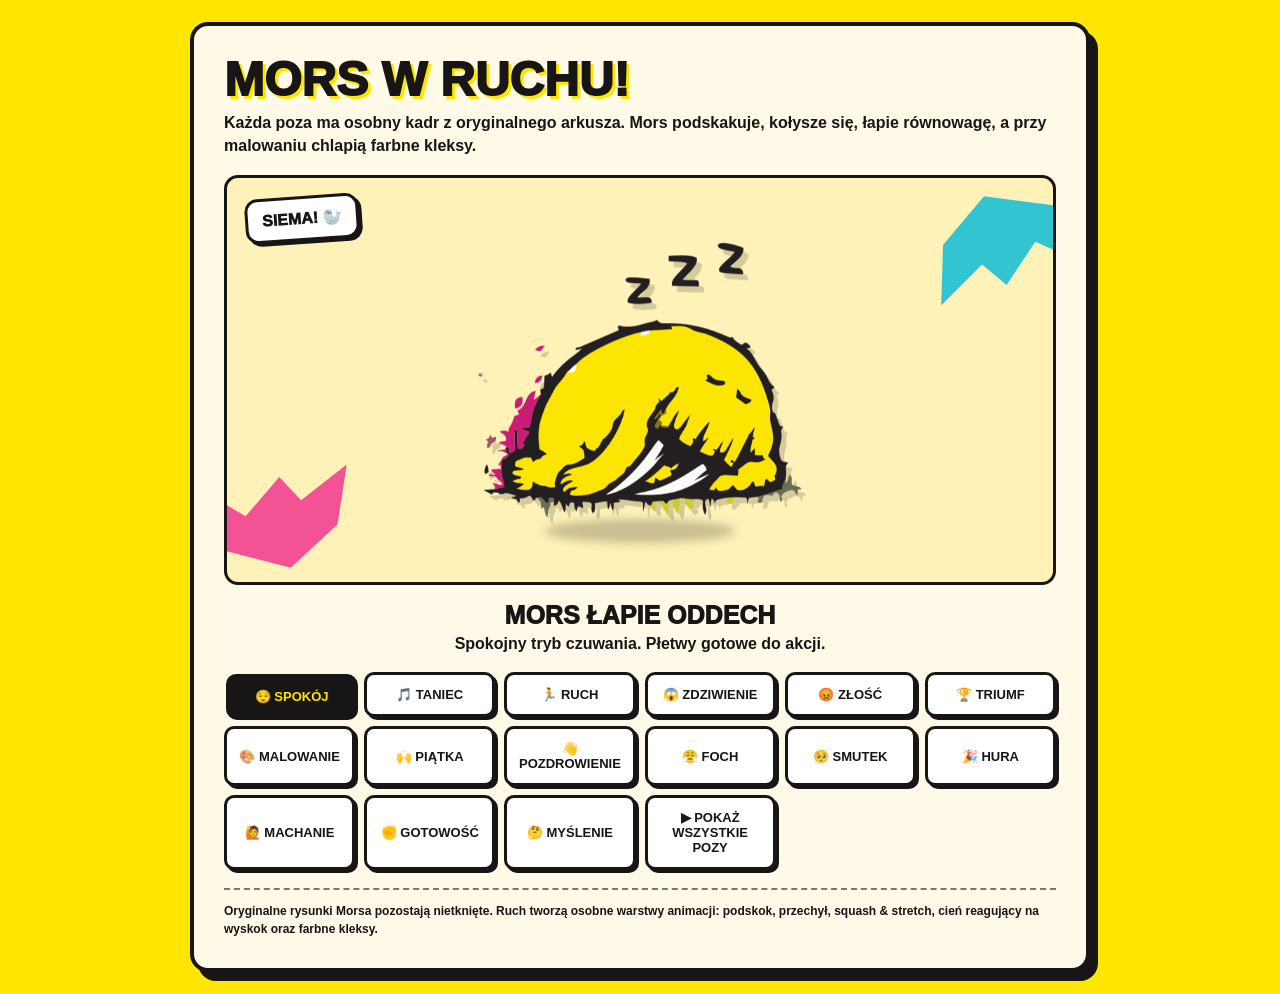
<file: mors-demo.html>
<!doctype html>
<html lang="pl">
<head>
<meta charset="utf-8">
<meta name="viewport" content="width=device-width,initial-scale=1">
<meta name="theme-color" content="#ffe600">
<title>Mors w ruchu — Studio Zimnego Składu</title>
<style>
:root{--ink:#171515;--yellow:#ffe600;--pink:#f02c8b;--cyan:#00b9d7}
*{box-sizing:border-box}
body{margin:0;padding:22px;background:var(--yellow);color:var(--ink);font-family:Arial,sans-serif}
.wrap{max-width:900px;margin:auto;background:#fff9e8;border:4px solid var(--ink);border-radius:18px;padding:clamp(16px,4vw,30px);box-shadow:8px 9px 0 var(--ink)}
h1{font-size:clamp(27px,6vw,48px);line-height:.98;margin:0 0 8px;font-weight:1000;text-transform:uppercase;text-shadow:3px 3px 0 var(--yellow)}
.lead{font-weight:800;margin:0 0 18px;line-height:1.45}
.stage{position:relative;min-height:410px;border:3px solid var(--ink);border-radius:14px;background:#fff2b8;display:flex;align-items:center;justify-content:center;overflow:hidden;isolation:isolate}
.stage:before,.stage:after{content:"";position:absolute;width:170px;height:90px;background:var(--pink);opacity:.8;clip-path:polygon(0 40%,20% 0,34% 30%,60% 0,68% 32%,100% 10%,84% 70%,50% 100%,25% 70%);transform:rotate(-18deg);left:-35px;bottom:12px;z-index:-1}
.stage:after{left:auto;right:-35px;top:14px;bottom:auto;background:var(--cyan);transform:rotate(155deg)}
.character-wrap{position:relative;width:min(72vw,340px);height:min(68vw,340px);z-index:1;display:grid;place-items:center;transform-origin:50% 85%;will-change:transform}
.mors{display:block;width:100%;height:100%;object-fit:contain;position:relative;z-index:2;filter:drop-shadow(5px 6px 0 rgba(23,21,21,.18));transform-origin:50% 78%;will-change:transform}
.shadow{position:absolute;width:56%;height:7%;left:22%;bottom:2%;border-radius:50%;background:rgba(23,21,21,.23);filter:blur(5px);z-index:0;transform:scaleX(1);animation:shadowPulse 1.6s ease-in-out infinite}
.splash{position:absolute;width:17px;height:17px;border:2px solid var(--ink);border-radius:50% 45% 55% 40%;opacity:0;z-index:1}
.splash.one{left:4%;top:44%;background:var(--pink)}.splash.two{right:4%;top:30%;width:12px;height:12px;background:var(--cyan)}.splash.three{right:13%;bottom:16%;width:9px;height:9px;background:var(--yellow)}
.character-wrap.idle{animation:floatBody 2.2s ease-in-out infinite}
.character-wrap.bounce{animation:jumpBody 1.05s cubic-bezier(.22,.8,.25,1) infinite}
.character-wrap.shake{animation:shakeBody .58s cubic-bezier(.36,.07,.19,.97) infinite}
.character-wrap.dance{animation:danceBody .92s ease-in-out infinite}
.character-wrap.paint{animation:paintBody 1.15s cubic-bezier(.4,0,.2,1) infinite}
.character-wrap.bounce .mors{animation:squash 1.05s cubic-bezier(.22,.8,.25,1) infinite}
.character-wrap.dance .mors{animation:tiltDance .92s ease-in-out infinite}
.character-wrap.shake .mors{animation:headRattle .58s ease-in-out infinite}
.character-wrap.paint .mors{animation:brushStroke 1.15s ease-in-out infinite}
.character-wrap.paint .splash{animation:pop 1.15s ease-out infinite}
.character-wrap.paint .splash.two{animation-delay:.22s}.character-wrap.paint .splash.three{animation-delay:.45s}
@keyframes floatBody{0%,100%{transform:translateY(0)}50%{transform:translateY(-9px)}}
@keyframes jumpBody{0%,100%{transform:translateY(0)}13%{transform:translateY(7px)}38%,52%{transform:translateY(-38px)}72%{transform:translateY(3px)}86%{transform:translateY(-5px)}}
@keyframes shakeBody{0%,100%{transform:translateX(0)}20%{transform:translateX(-9px)}40%{transform:translateX(9px)}60%{transform:translateX(-7px)}80%{transform:translateX(4px)}}
@keyframes danceBody{0%,100%{transform:translateY(0)}25%{transform:translateY(-11px)}50%{transform:translateY(1px)}75%{transform:translateY(-13px)}}
@keyframes paintBody{0%,100%{transform:translate(0,0)}25%{transform:translate(-5px,-7px)}50%{transform:translate(6px,-12px)}75%{transform:translate(-3px,-5px)}}
@keyframes squash{0%,100%{transform:scale(1,1)}13%{transform:scale(1.08,.88)}38%{transform:scale(.97,1.07)}68%{transform:scale(1.1,.87)}86%{transform:scale(.99,1.03)}}
@keyframes tiltDance{0%,100%{transform:rotate(-7deg)}25%{transform:rotate(8deg)}50%{transform:rotate(12deg)}75%{transform:rotate(-10deg)}}
@keyframes headRattle{0%,100%{transform:rotate(-3deg)}25%{transform:rotate(5deg)}50%{transform:rotate(-6deg)}75%{transform:rotate(4deg)}}
@keyframes brushStroke{0%,100%{transform:rotate(-2deg)}35%{transform:rotate(-5deg)}70%{transform:rotate(5deg)}}
@keyframes shadowPulse{0%,100%{transform:scaleX(1);opacity:.22}40%{transform:scaleX(.68);opacity:.12}70%{transform:scaleX(1.12);opacity:.27}}
@keyframes pop{0%,100%{opacity:0;transform:translate(0,8px) scale(.2)}25%{opacity:1;transform:translate(-8px,-13px) scale(1.15)}70%{opacity:.8;transform:translate(8px,-28px) scale(.7)}}
.bubble{position:absolute;z-index:2;top:18px;left:18px;padding:10px 14px;background:white;border:3px solid var(--ink);border-radius:13px;font-weight:1000;transform:rotate(-4deg);box-shadow:3px 3px 0 var(--ink);animation:bubble .9s ease-in-out infinite alternate}
@keyframes bubble{to{transform:rotate(3deg) scale(1.06)}}
.caption{text-align:center;font-size:clamp(18px,4vw,25px);font-weight:1000;margin:16px 0 5px;text-transform:uppercase}
.desc{text-align:center;font-weight:700;margin:0 0 17px;min-height:20px}
.controls{display:grid;grid-template-columns:repeat(auto-fit,minmax(125px,1fr));gap:9px}
button{font:900 13px Arial,sans-serif;color:var(--ink);background:#fff;border:3px solid var(--ink);border-radius:10px;padding:12px 9px;box-shadow:3px 3px 0 var(--ink);cursor:pointer}
button.active{background:var(--ink);color:var(--yellow);transform:translate(2px,2px);box-shadow:1px 1px 0 var(--ink)}
.note{margin:18px 0 0;padding-top:12px;border-top:2px dashed #777;font-size:12px;line-height:1.5;font-weight:700}
@media(max-width:520px){body{padding:10px}.stage{min-height:340px}.character-wrap{width:min(78vw,290px);height:290px}.bubble{top:10px;left:10px;font-size:12px}}
@media(prefers-reduced-motion:reduce){.character-wrap,.mors,.bubble,.shadow,.splash{animation:none!important}}
</style>
</head>
<body>
<main class="wrap">
<h1>Mors w ruchu!</h1>
<p class="lead">Każda poza ma osobny kadr z oryginalnego arkusza. Mors podskakuje, kołysze się, łapie równowagę, a przy malowaniu chlapią farbne kleksy.</p>
<div class="stage">
<div class="bubble" id="bubble">SIEMA! 🦭</div>
<div class="character-wrap idle" id="character"><div class="shadow"></div><span class="splash one"></span><span class="splash two"></span><span class="splash three"></span><img class="mors" id="mors" src="assets/mors-00.png" alt="Oryginalna ilustracja Morsa"></div>
</div>
<div class="caption" id="caption">Mors łapie oddech</div>
<p class="desc" id="desc">Spokojny tryb czuwania. Płetwy gotowe do akcji.</p>
<div class="controls">
<button data-pose="0" data-motion="idle" data-title="Mors łapie oddech" data-desc="Spokojny tryb czuwania. Płetwy gotowe do akcji." data-bubble="SIEMA! 🦭">😌 SPOKÓJ</button>
<button data-pose="1" data-motion="dance" data-title="Muzyka gra!" data-desc="Mors słyszy dobry bit i nie potrafi usiedzieć." data-bubble="DAWAJ GŁOŚNIEJ!">🎵 TANIEC</button>
<button data-pose="2" data-motion="bounce" data-title="Mors w natarciu" data-desc="Ruszamy do działania. Tusze w gotowości!" data-bubble="NAPRZÓD!">🏃 RUCH</button>
<button data-pose="3" data-motion="shake" data-title="O MATKO!" data-desc="Ktoś właśnie wysłał plik w Wordzie do druku." data-bubble="COOO?!">😱 ZDZIWIENIE</button>
<button data-pose="4" data-motion="shake" data-title="Mors się wkurzył" data-desc="Trzecia poprawka do poprawki. Cierpliwość na wyczerpaniu." data-bubble="GRRR!">😡 ZŁOŚĆ</button>
<button data-pose="5" data-motion="bounce" data-title="Zwycięstwo!" data-desc="Projekt zaakceptowany bez ani jednej poprawki!" data-bubble="JEST MOC!">🏆 TRIUMF</button>
<button data-pose="6" data-motion="paint" data-title="Mors artysta" data-desc="Powstaje arcydzieło. Farba wszędzie, ale jest efekt." data-bubble="MALUJEMY!">🎨 MALOWANIE</button>
<button data-pose="7" data-motion="bounce" data-title="Przybij piątkę!" data-desc="Dobra robota, ekipo. Płetwa przybita." data-bubble="PIĄTECZKA!">🙌 PIĄTKA</button>
<button data-pose="8" data-motion="dance" data-title="Mors pozdrawia" data-desc="Wysyła serdeczne pozdrowienia całej ekipie." data-bubble="POZDRAWIAM!">👋 POZDROWIENIE</button>
<button data-pose="9" data-motion="shake" data-title="Nie podoba mi się" data-desc="Mors właśnie zobaczył źle ustawione spady." data-bubble="NO NIE...">😤 FOCH</button>
<button data-pose="10" data-motion="idle" data-title="Smuteczek" data-desc="Drukarka zjadła ostatni arkusz. Chwila ciszy." data-bubble="BUU...">🥺 SMUTEK</button>
<button data-pose="11" data-motion="bounce" data-title="Ręce w górę!" data-desc="To jest ten moment, kiedy wszystko się udało." data-bubble="HURA!!!">🎉 HURA</button>
<button data-pose="12" data-motion="dance" data-title="Hej, hej!" data-desc="Mors macha do obserwujących." data-bubble="CZEŚĆ!">🙋 MACHANIE</button>
<button data-pose="13" data-motion="bounce" data-title="Mors gotowy" data-desc="Zebrany, skupiony, czeka na kolejne zadanie." data-bubble="NO TO CO?">✊ GOTOWOŚĆ</button>
<button data-pose="14" data-motion="idle" data-title="Chwila namysłu" data-desc="Mors analizuje sytuację. To może chwilę potrwać." data-bubble="HMMMM...">🤔 MYŚLENIE</button>
<button id="auto">▶ POKAŻ WSZYSTKIE POZY</button>
</div>
<p class="note">Oryginalne rysunki Morsa pozostają nietknięte. Ruch tworzą osobne warstwy animacji: podskok, przechył, squash & stretch, cień reagujący na wyskok oraz farbne kleksy.</p>
</main>
<script>
(()=>{
const el=document.getElementById('mors'),character=document.getElementById('character'),caption=document.getElementById('caption'),desc=document.getElementById('desc'),bubble=document.getElementById('bubble'),buttons=[...document.querySelectorAll('button[data-pose]')],auto=document.getElementById('auto');
let timer=null;
function show(button){
 const index=Number(button.dataset.pose);
 el.src='assets/mors-'+String(index).padStart(2,'0')+'.png';
 character.className='character-wrap '+button.dataset.motion;
 caption.textContent=button.dataset.title;desc.textContent=button.dataset.desc;bubble.textContent=button.dataset.bubble;
 buttons.forEach(item=>item.classList.toggle('active',item===button));
}
function stop(){if(timer){clearInterval(timer);timer=null}auto.textContent='▶ POKAŻ WSZYSTKIE POZY';auto.classList.remove('active')}
buttons.forEach(button=>button.addEventListener('click',()=>{stop();show(button)}));
auto.addEventListener('click',()=>{if(timer){stop();return}auto.textContent='Ⅱ ZATRZYMAJ POKAZ';auto.classList.add('active');let index=0;const tick=()=>{show(buttons[index]);index=(index+1)%buttons.length};tick();timer=setInterval(tick,1900)});
show(buttons[0]);
})();
</script>
</body>
</html>
</file>
